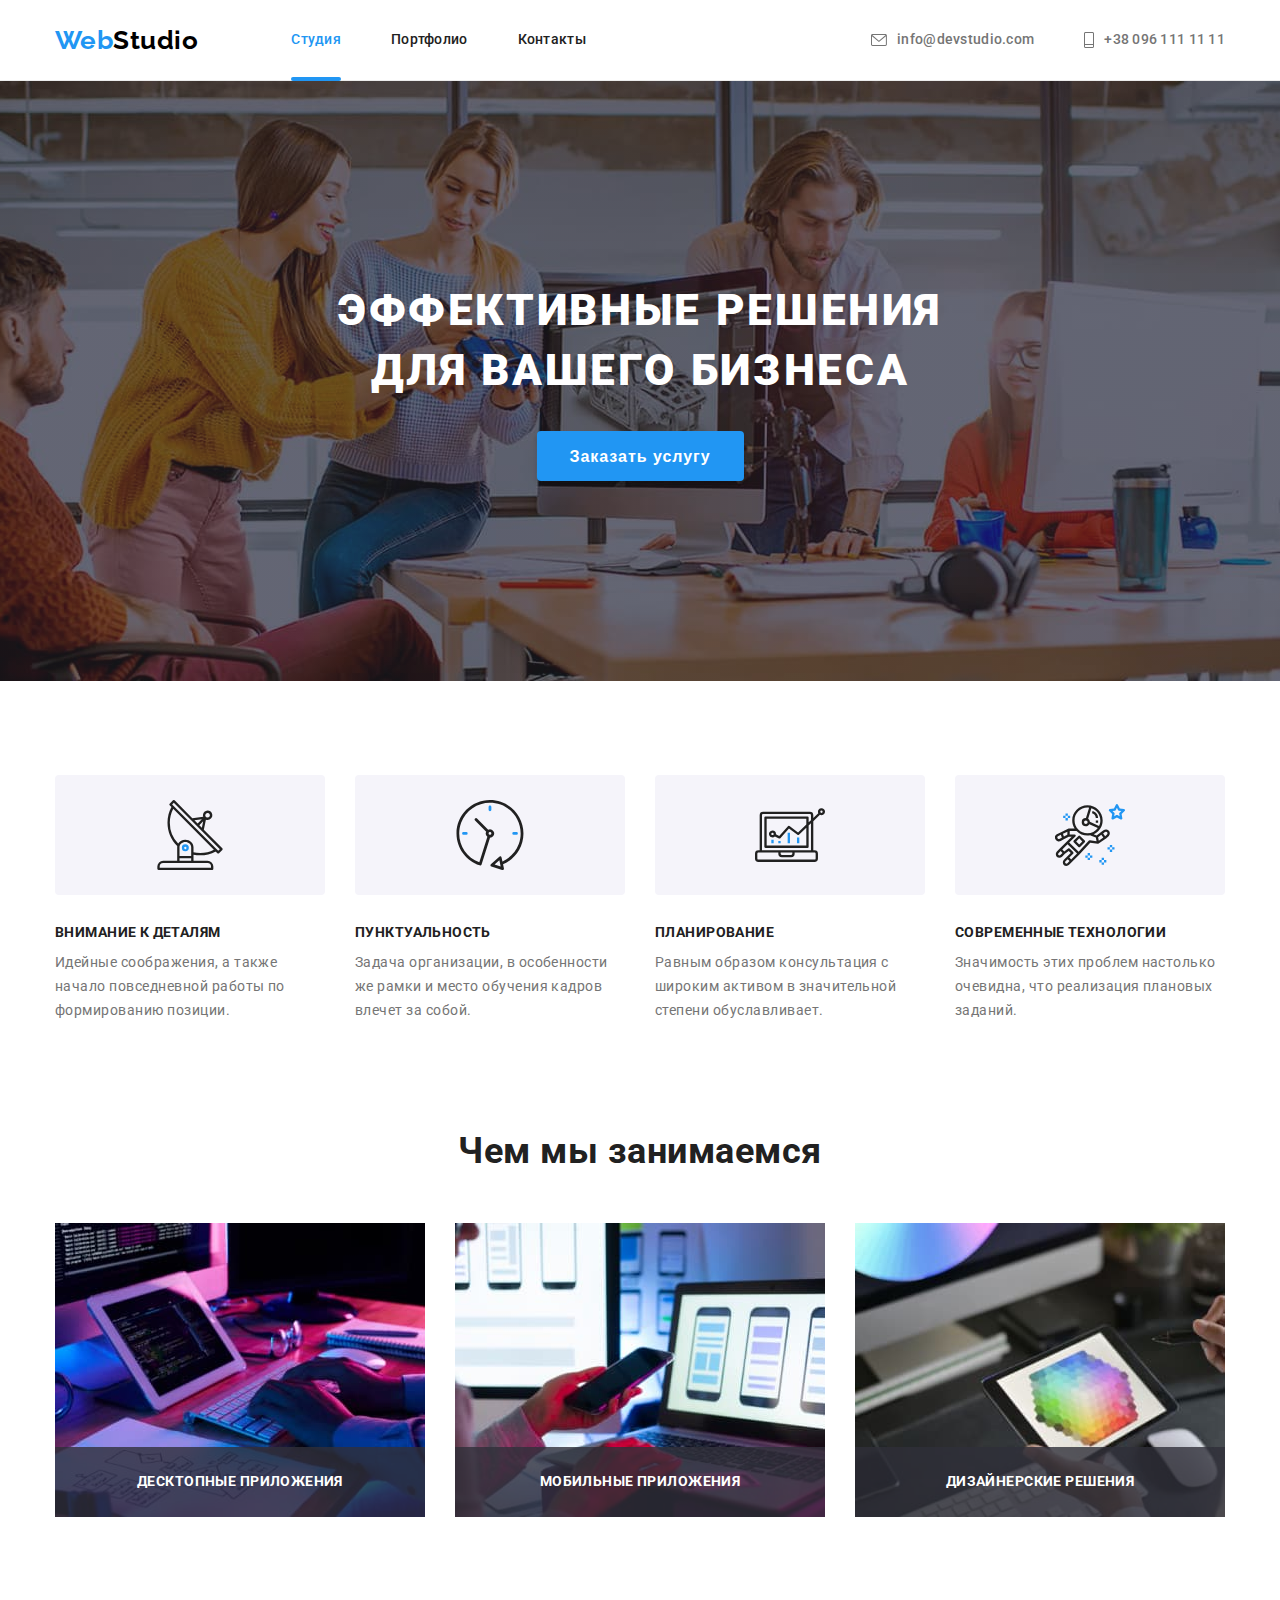
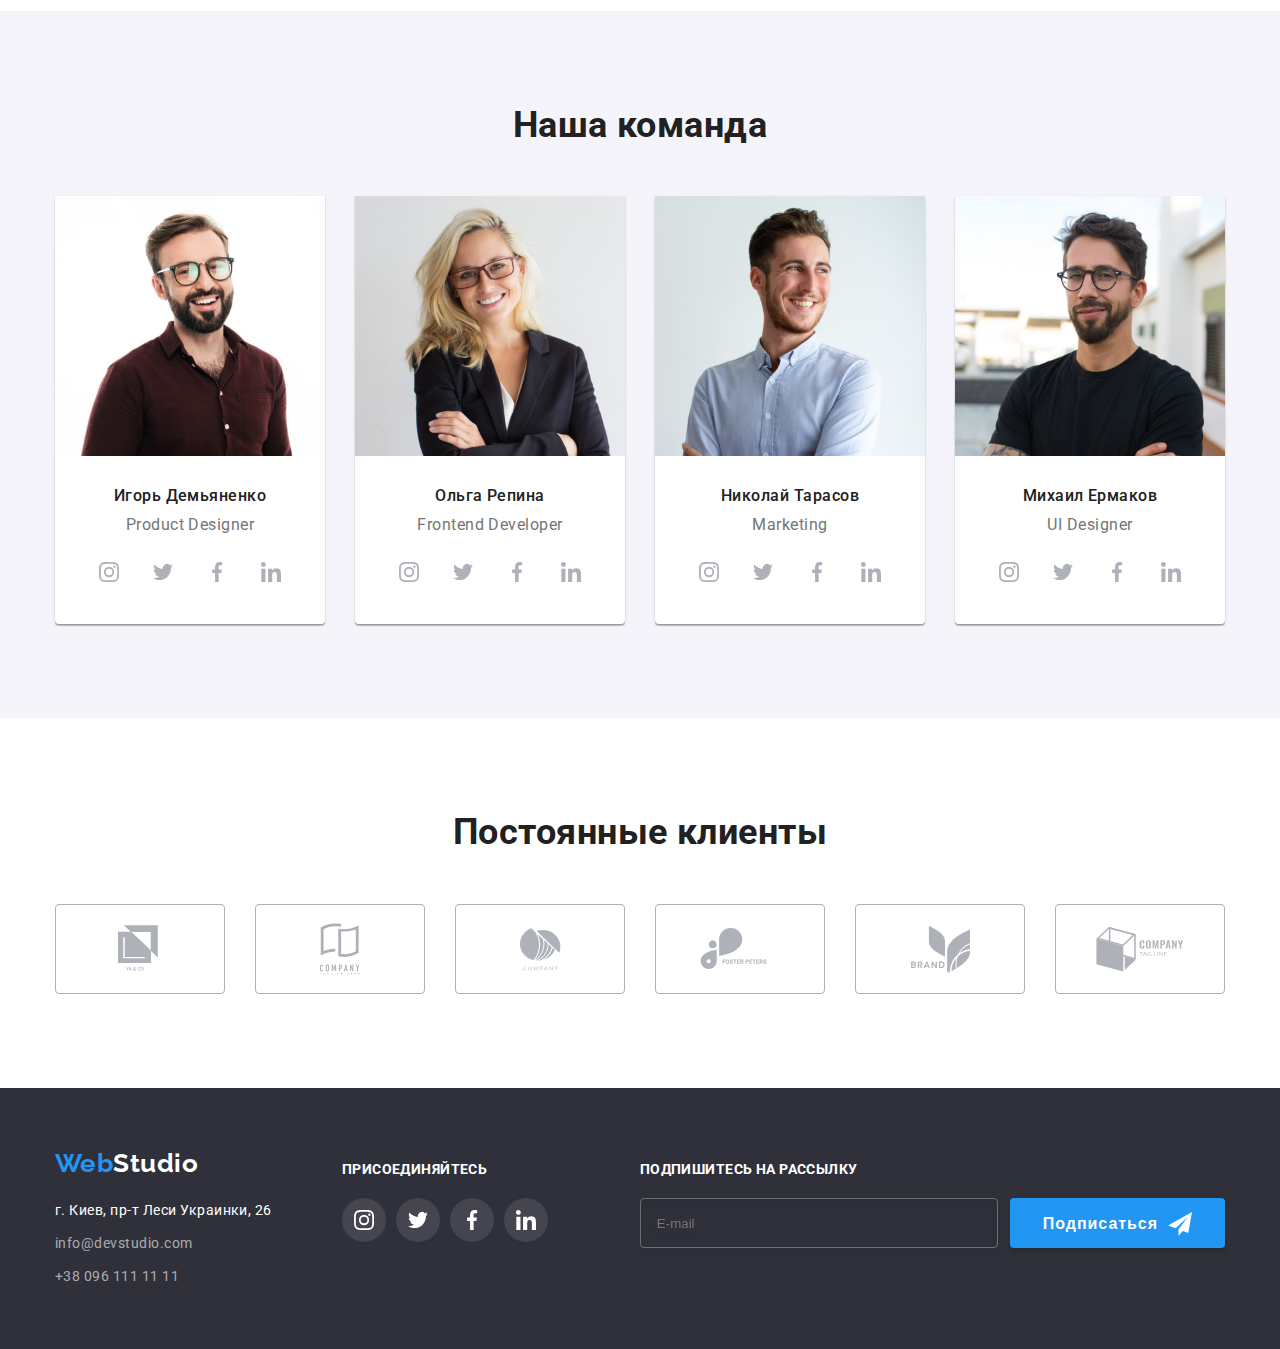
<file: index.html>
<!DOCTYPE html>
<html lang="ru">
  <head>
    <meta charset="UTF-8" />
    <meta name="viewport" content="width=device-width, initial-scale=1.0" />
    <title>WebStudio</title>
    <link rel="preconnect" href="https://fonts.gstatic.com" />
    <link
      href="https://fonts.googleapis.com/css2?family=Raleway:wght@700&family=Roboto:wght@400;500;700;900&display=swap"
      rel="stylesheet"
    />
    <link
      href="https://cdnjs.cloudflare.com/ajax/libs/modern-normalize/1.0.0/modern-normalize.min.css"
    />
    <link rel="stylesheet" href="./css/styles.css" />
  </head>
  <body>
    <!-- Шапка -->

    <header>
      <div class="container">
        <nav>
          <a href="./index.html" class="logo"
            >Web<span class="primary-logo">Studio</span>
          </a>
          <ul class="site-nav list">
            <li class="item">
              <a href="./index.html" class="link current">Студия</a>
            </li>
            <li class="item">
              <a href="./portfolio.html" class="link">Портфолио</a>
            </li>
            <li class="item">
              <a href="" class="link">Контакты</a>
            </li>
          </ul>
        </nav>
        <address class="address">
          <ul class="contacts list">
            <li class="item">
              <a href="mailto:info@devstudio.com" class="contacts-top">
                <svg class="contacts-icon" width="16px" height="12px">
                  <use href="./images/sprite.svg#envelope1"></use>
                </svg>
                info@devstudio.com
              </a>
            </li>
            <li class="item">
              <a href="tel:+380961111111" class="contacts-top">
                <svg class="contacts-icon" width="10px" height="16px">
                  <use href="./images/sprite.svg#Vector1"></use>
                </svg>
                +38 096 111 11 11
              </a>
            </li>
          </ul>
        </address>
      </div>
    </header>
    <main>
      <!-- Герой -->
      <section class="hero">
        <h1 class="hero-title">
          Эффективные решения<br />
          для вашего бизнеса
        </h1>
        <!-- <a class="hero-button" href="#">Заказать услугу</a> -->
        <button type="button" class="button" data-modal-open>
          Заказать услугу
        </button>
      </section>

      <!-- Наши особенности -->
      <section class="section features">
        <div class="container">
          <h2 class="section-title visually-hidden">наши особенности</h2>
          <ul class="list features-list">
            <li class="features-item">
              <div class="features-icon">
                <svg width="70px" height="70px">
                  <use href="./images/sprite.svg#antenna1"></use>
                </svg>
              </div>
              <h3 class="features-title">Внимание к деталям</h3>
              <p>
                Идейные соображения, а также начало повседневной работы по
                формированию позиции.
              </p>
            </li>
            <li class="features-item">
              <div class="features-icon">
                <svg width="70px" height="70px">
                  <use href="./images/sprite.svg#clock1"></use>
                </svg>
              </div>
              <h3 class="features-title">Пунктуальность</h3>
              <p>
                Задача организации, в особенности же рамки и место обучения
                кадров влечет за собой.
              </p>
            </li>
            <li class="features-item">
              <div class="features-icon">
                <svg width="70px" height="70px">
                  <use href="./images/sprite.svg#diagram1"></use>
                </svg>
              </div>
              <h3 class="features-title">Планирование</h3>
              <p>
                Равным образом консультация с широким активом в значительной
                степени обуславливает.
              </p>
            </li>
            <li class="features-item">
              <div class="features-icon">
                <svg width="70px" height="70px">
                  <use href="./images/sprite.svg#astronaut1"></use>
                </svg>
              </div>
              <h3 class="features-title">Современные технологии</h3>
              <p>
                Значимость этих проблем настолько очевидна, что реализация
                плановых заданий.
              </p>
            </li>
          </ul>
        </div>
      </section>

      <!-- Чем мы занимаемся -->
      <section class="section">
        <div class="container">
          <h2 class="section-title doing">Чем мы занимаемся</h2>
          <ul class="list doing">
            <li class="item doing">
              <img src="./images/компьютер.jpg" alt="img1" width="370" />
              <div class="doing-description">десктопные приложения</div>
            </li>
            <li class="item doing">
              <img src="./images/смартфон.jpg" alt="img2" width="370" />
              <div class="doing-description">мобильные приложения</div>
            </li>
            <li class="item doing">
              <img src="./images/планшет.jpg" alt="img3" width="370" />
              <div class="doing-description">дизайнерские решения</div>
            </li>
          </ul>
        </div>
      </section>

      <!-- Наша команда -->
      <section class="section-team">
        <div class="container">
          <h2 class="section-title team">Наша команда</h2>
          <ul class="team-list">
            <li>
              <img
                src="./images/Igor_Demianenko.jpg"
                alt="Игорь Демьяненко"
                width="270"
              />
              <h3 class="employee-title">Игорь Демьяненко</h3>
              <p>Product Designer</p>
              <ul class="social-list">
                <li class="socials">
                  <a class="social-link" href="">
                    <svg class="button-icon" width="20px" height="20px">
                      <use href="./images/sprite.svg#instagram1"></use>
                    </svg>
                  </a>
                </li>
                <li class="socials">
                  <a class="social-link" href="">
                    <svg class="button-icon" width="20px" height="20px">
                      <use href="./images/sprite.svg#twitter1"></use>
                    </svg>
                  </a>
                </li>
                <li class="socials">
                  <a class="social-link" href="">
                    <svg class="button-icon" width="20px" height="20px">
                      <use href="./images/sprite.svg#facebook1"></use>
                    </svg>
                  </a>
                </li>
                <li class="socials">
                  <a class="social-link" href="">
                    <svg class="button-icon" width="20px" height="20px">
                      <use href="./images/sprite.svg#linkedin1"></use>
                    </svg>
                  </a>
                </li>
              </ul>
            </li>
            <li>
              <img
                src="./images/Olga_Repina.jpg"
                alt="Ольга Репина"
                width="270"
              />
              <h3 class="employee-title">Ольга Репина</h3>
              <p>Frontend Developer</p>
              <ul class="social-list">
                <li class="socials">
                  <a class="social-link" href="">
                    <svg class="button-icon" width="20px" height="20px">
                      <use href="./images/sprite.svg#instagram1"></use>
                    </svg>
                  </a>
                </li>
                <li class="socials">
                  <a class="social-link" href="">
                    <svg class="button-icon" width="20px" height="20px">
                      <use href="./images/sprite.svg#twitter1"></use>
                    </svg>
                  </a>
                </li>
                <li class="socials">
                  <a class="social-link" href="">
                    <svg class="button-icon" width="20px" height="20px">
                      <use href="./images/sprite.svg#facebook1"></use>
                    </svg>
                  </a>
                </li>
                <li class="socials">
                  <a class="social-link" href="">
                    <svg class="button-icon" width="20px" height="20px">
                      <use href="./images/sprite.svg#linkedin1"></use>
                    </svg>
                  </a>
                </li>
              </ul>
            </li>
            <li>
              <img
                src="./images/Nikolai_Tarasov.jpg"
                alt="Николай Тарасов"
                width="270"
              />
              <h3 class="employee-title">Николай Тарасов</h3>
              <p>Marketing</p>
              <ul class="social-list">
                <li class="socials">
                  <a class="social-link" href="">
                    <svg class="button-icon" width="20px" height="20px">
                      <use href="./images/sprite.svg#instagram1"></use>
                    </svg>
                  </a>
                </li>
                <li class="socials">
                  <a class="social-link" href="">
                    <svg class="button-icon" width="20px" height="20px">
                      <use href="./images/sprite.svg#twitter1"></use>
                    </svg>
                  </a>
                </li>
                <li class="socials">
                  <a class="social-link" href="">
                    <svg class="button-icon" width="20px" height="20px">
                      <use href="./images/sprite.svg#facebook1"></use>
                    </svg>
                  </a>
                </li>
                <li class="socials">
                  <a class="social-link" href="">
                    <svg class="button-icon" width="20px" height="20px">
                      <use href="./images/sprite.svg#linkedin1"></use>
                    </svg>
                  </a>
                </li>
              </ul>
            </li>
            <li>
              <img
                src="./images/Mykhail_Ermakov.jpg"
                alt="Михаил Ермаков"
                width="270"
              />
              <h3 class="employee-title">Михаил Ермаков</h3>
              <p>UI Designer</p>
              <ul class="social-list">
                <li class="socials">
                  <a class="social-link" href="">
                    <svg class="button-icon" width="20px" height="20px">
                      <use href="./images/sprite.svg#instagram1"></use>
                    </svg>
                  </a>
                </li>
                <li class="socials">
                  <a class="social-link" href="">
                    <svg class="button-icon" width="20px" height="20px">
                      <use href="./images/sprite.svg#twitter1"></use>
                    </svg>
                  </a>
                </li>
                <li class="socials">
                  <a class="social-link" href="">
                    <svg class="button-icon" width="20px" height="20px">
                      <use href="./images/sprite.svg#facebook1"></use>
                    </svg>
                  </a>
                </li>
                <li class="socials">
                  <a class="social-link" href="">
                    <svg class="button-icon" width="20px" height="20px">
                      <use href="./images/sprite.svg#linkedin1"></use>
                    </svg>
                  </a>
                </li>
              </ul>
            </li>
          </ul>
        </div>
      </section>

      <!-- Постоянные клиенты -->
      <section class="section clients">
        <div class="container">
          <h2 class="section-title">Постоянные клиенты</h2>
          <ul class="list clients-list">
            <li class="clients-item">
              <a class="clients-link" href="">
                <svg class="button-icon" width="44px" height="49px">
                  <use href="./images/sprite.svg#logo1"></use>
                </svg>
              </a>
            </li>
            <li class="clients-item">
              <a class="clients-link" href="">
                <svg class="button-icon" width="40px" height="52px">
                  <use href="./images/sprite.svg#logo2"></use>
                </svg>
              </a>
            </li>
            <li class="clients-item">
              <a class="clients-link" href="">
                <svg class="button-icon" width="41px" height="43px">
                  <use href="./images/sprite.svg#logo3"></use>
                </svg>
              </a>
            </li>
            <li class="clients-item">
              <a class="clients-link" href="">
                <svg class="button-icon" width="80px" height="42px">
                  <use href="./images/sprite.svg#logo4"></use>
                </svg>
              </a>
            </li>
            <li class="clients-item">
              <a class="clients-link" href="">
                <svg class="button-icon" width="59px" height="47px">
                  <use href="./images/sprite.svg#logo5"></use>
                </svg>
              </a>
            </li>
            <li class="clients-item">
              <a class="clients-link" href="">
                <svg class="button-icon" width="88px" height="45px">
                  <use href="./images/sprite.svg#logo6"></use>
                </svg>
              </a>
            </li>
          </ul>
        </div>
      </section>
    </main>

    <!-- Футер -->
    <footer>
      <div class="container footer">
        <div class="container-footer">
          <a href="./index.html" class="logo footer"
            >Web<span class="secondary-logo">Studio</span>
          </a>
          <address>
            <ul class="list">
              <li class="address-item">
                <a class="address primary" href="#"
                  >г. Киев, пр-т Леси Украинки, 26</a
                >
              </li>
              <li class="address-item">
                <a class="address" href="mailto:info@devstudio.com"
                  >info@devstudio.com</a
                >
              </li>
              <li>
                <a class="address" href="tel:+380961111111"
                  >+38 096 111 11 11</a
                >
              </li>
            </ul>
          </address>
        </div>
        <div class="container-footer">
          <p>Присоединяйтесь</p>
          <ul class="social-list footer">
            <li class="socials footer">
              <a class="social-link footer" href="">
                <svg class="button-icon footer" width="20px" height="20px">
                  <use href="./images/sprite.svg#instagram1"></use>
                </svg>
              </a>
            </li>
            <li class="socials footer">
              <a class="social-link footer" href="">
                <svg class="button-icon footer" width="20px" height="20px">
                  <use href="./images/sprite.svg#twitter1"></use>
                </svg>
              </a>
            </li>
            <li class="socials footer">
              <a class="social-link footer" href="">
                <svg class="button-icon footer" width="20px" height="20px">
                  <use href="./images/sprite.svg#facebook1"></use>
                </svg>
              </a>
            </li>
            <li class="socials footer">
              <a class="social-link footer" href="">
                <svg class="button-icon footer" width="20px" height="20px">
                  <use href="./images/sprite.svg#linkedin1"></use>
                </svg>
              </a>
            </li>
          </ul>
        </div>
        <div class="container-footer subscribe">
          <p>Подпишитесь на рассылку</p>
          <form>
            <div class="form-field footer">
              <label for="mail-footer" class="form-label"></label>
              <input
                class="footer-input"
                type="email"
                name="mail-footer"
                id="mail-footer"
                placeholder="E-mail"
              />
              <button type="submit" class="button subscribe">
                Подписаться
                <svg class="subscribe-icon" width="24px" height="24px">
                  <use href="./images/sprite.svg#send"></use>
                </svg>
              </button>
            </div>
          </form>
        </div>
      </div>
    </footer>

    <!-- Модальное окно -->
    <div class="backdrop is-hidden" data-modal>
      <div class="modal">
        <button class="modal-button" data-modal-close>
          <svg class="button-icon" width="12px" height="12px">
            <use href="./images/sprite.svg#close"></use>
          </svg>
        </button>
        <b class="form-title">Оставьте свои данные, мы вам перезвоним</b>
        <form>
          <div class="form-field">
            <label for="name" class="form-label">Имя</label>
            <input class="form-input" type="text" name="name" id="name" />
            <svg class="form-icon" width="18px" height="18px">
              <use href="./images/sprite.svg#user"></use>
            </svg>
          </div>
          <div class="form-field">
            <label for="tel" class="form-label">Телефон</label>
            <input class="form-input" type="tel" name="tel" id="tel" />
            <svg class="form-icon" width="18px" height="18px">
              <use href="./images/sprite.svg#tel"></use>
            </svg>
          </div>
          <div class="form-field">
            <label for="mail" class="form-label">Почта</label>
            <input class="form-input" type="email" name="mail" id="mail" />
            <svg class="form-icon" width="18px" height="18px">
              <use href="./images/sprite.svg#mail"></use>
            </svg>
          </div>
          <div class="form-field textarea">
            <label for="comment" class="form-label">Комментарий</label>
            <textarea
              name="comment"
              id="comment"
              cols=""
              rows=""
              placeholder="Введите текст"
            ></textarea>
          </div>
          <div class="accept">
            <label class="label">
              <input class="checkbox" type="checkbox" />
              <svg class="check-svg" width="16px" height="15px">
                <use href="./images/sprite.svg#iconcheck"></use>
              </svg>
              <span class="check-icon"> </span>
              Соглашаюсь с рассылкой и принимаю
              <a class="accept-link" href=""> Условия договора</a>
            </label>
          </div>
          <button type="submit" class="button">Отправить</button>
        </form>
      </div>
    </div>

    <!-- Скрипт модалки -->
    <script src="./js/modal.js"></script>
  </body>
</html>
</file>
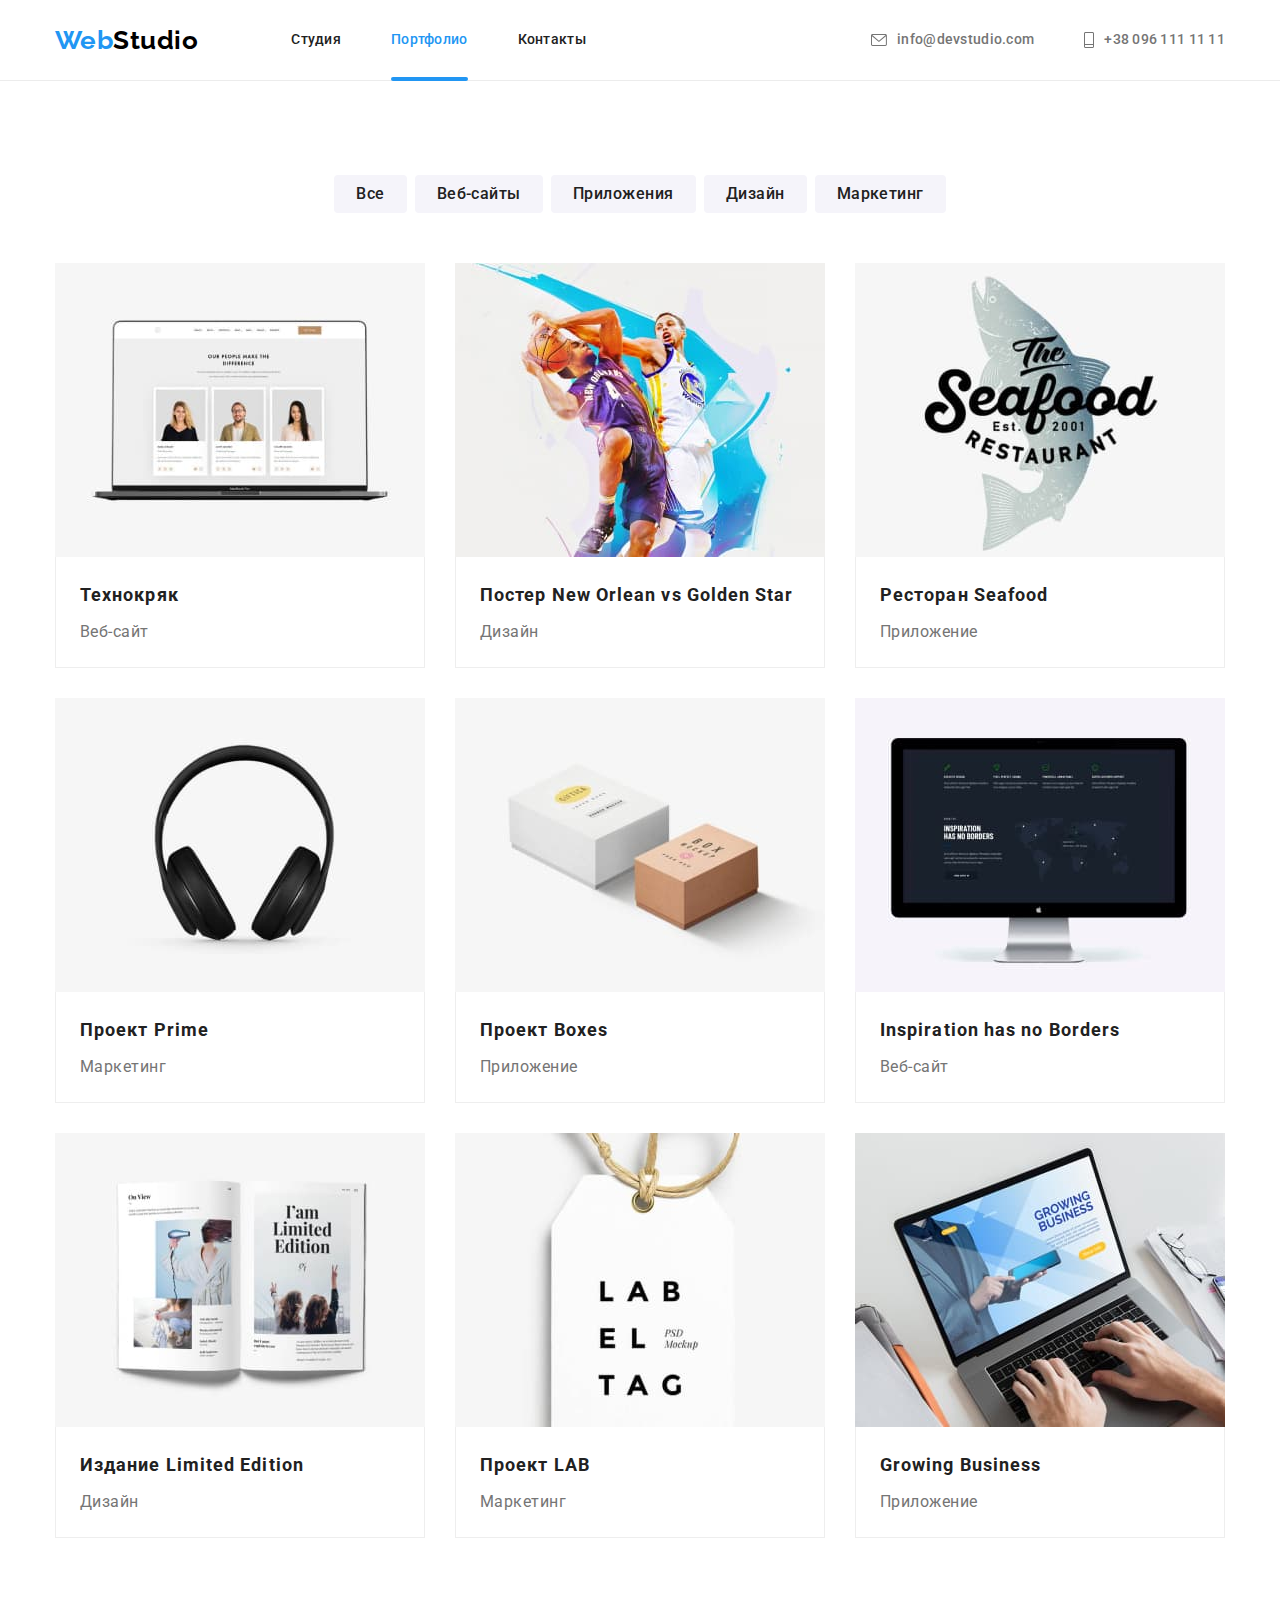
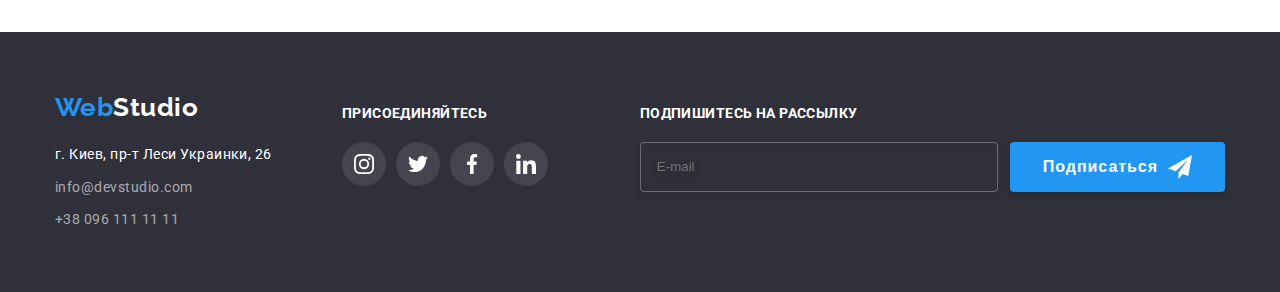
<file: portfolio.html>
<!DOCTYPE html>
<html lang="ru">
  <head>
    <meta charset="UTF-8" />
    <meta name="viewport" content="width=device-width, initial-scale=1.0" />
    <title>Portfolio</title>
    <link rel="preconnect" href="https://fonts.gstatic.com" />
    <link
      href="https://fonts.googleapis.com/css2?family=Raleway:wght@700&family=Roboto:wght@400;500;700;900&display=swap"
      rel="stylesheet"
    />
    <link
      href="https://cdnjs.cloudflare.com/ajax/libs/modern-normalize/1.0.0/modern-normalize.min.css"
    />
    <link rel="stylesheet" href="./css/styles.css" />
  </head>
  <body>
    <header>
      <div class="container">
        <nav>
          <a href="./index.html" class="logo"
            >Web<span class="primary-logo">Studio</span>
          </a>
          <ul class="site-nav list">
            <li class="item">
              <a href="./index.html" class="link">Студия</a>
            </li>
            <li class="item">
              <a href="" class="link current">Портфолио</a>
            </li>
            <li class="item">
              <a href="" class="link">Контакты</a>
            </li>
          </ul>
        </nav>
        <address class="address">
          <ul class="contacts list">
            <li class="item">
              <a href="mailto:info@devstudio.com" class="contacts-top">
                <svg class="contacts-icon" width="16px" height="12px">
                  <use href="./images/sprite.svg#envelope1"></use>
                </svg>
                info@devstudio.com
              </a>
            </li>
            <li class="item">
              <a href="tel:+380961111111" class="contacts-top">
                <svg class="contacts-icon" width="10px" height="16px">
                  <use href="./images/sprite.svg#Vector1"></use>
                </svg>
                +38 096 111 11 11
              </a>
            </li>
          </ul>
        </address>
      </div>
    </header>
    <main>
      <!-- Наши проекты -->
      <section class="section portfolio">
        <div class="container">
          <h1 class="section-title visually-hidden">Наши проекты</h1>

          <!-- Кнопки фильтра -->
          <ul class="list filter">
            <li>
              <button class="filter-button" type="button">Все</button>
            </li>
            <li>
              <button class="filter-button" type="button">Веб-сайты</button>
            </li>
            <li>
              <button class="filter-button" type="button">Приложения</button>
            </li>
            <li>
              <button class="filter-button" type="button">Дизайн</button>
            </li>
            <li>
              <button class="filter-button" type="button">Маркетинг</button>
            </li>
          </ul>

          <!-- Карточки проекта -->
          <ul class="list projects">
            <li class="project">
              <a href="#">
                <div class="image-content">
                  <img
                    src="./images/технокряк.jpg"
                    alt="Технокряк"
                    width="370"
                  />
                  <p class="image-text">
                    Технокряк это современная площадка распространения
                    коронавируса. Компании используют эту платформу для
                    цифрового шпионажа и атак на защищённые сервера конкурентов.
                  </p>
                </div>
                <div class="portfolio-description">
                  <h2 class="work-title">Технокряк</h2>
                  <p class="project-description">Веб-сайт</p>
                </div>
              </a>
            </li>
            <li class="project">
              <a href="#">
                <div class="image-content">
                  <img
                    src="./images/постер.jpg"
                    alt="Постер New Orlean vs Golden Star"
                    width="370"
                  />
                  <p class="image-text">
                    Технокряк это современная площадка распространения
                    коронавируса. Компании используют эту платформу для
                    цифрового шпионажа и атак на защищённые сервера конкурентов.
                  </p>
                </div>
                <div class="portfolio-description">
                  <h2 class="work-title">Постер New Orlean vs Golden Star</h2>
                  <p class="project-description">Дизайн</p>
                </div>
              </a>
            </li>
            <li class="project">
              <a href="#">
                <div class="image-content">
                  <img
                    src="./images/ресторан.jpg"
                    alt="Ресторан Seafood"
                    width="370"
                  />
                  <p class="image-text">
                    Технокряк это современная площадка распространения
                    коронавируса. Компании используют эту платформу для
                    цифрового шпионажа и атак на защищённые сервера конкурентов.
                  </p>
                </div>
                <div class="portfolio-description">
                  <h2 class="work-title">Ресторан Seafood</h2>
                  <p class="project-description">Приложение</p>
                </div>
              </a>
            </li>
            <li class="project">
              <a href="#">
                <div class="image-content">
                  <img
                    src="./images/наушники.jpg"
                    alt="Проект Prime"
                    width="370"
                  />
                  <p class="image-text">
                    Технокряк это современная площадка распространения
                    коронавируса. Компании используют эту платформу для
                    цифрового шпионажа и атак на защищённые сервера конкурентов.
                  </p>
                </div>
                <div class="portfolio-description">
                  <h2 class="work-title">Проект Prime</h2>
                  <p class="project-description">Маркетинг</p>
                </div>
              </a>
            </li>
            <li class="project">
              <a href="#">
                <div class="image-content">
                  <img
                    src="./images/коробки.jpg"
                    alt="Проект Boxes"
                    width="370"
                  />
                  <p class="image-text">
                    Технокряк это современная площадка распространения
                    коронавируса. Компании используют эту платформу для
                    цифрового шпионажа и атак на защищённые сервера конкурентов.
                  </p>
                </div>
                <div class="portfolio-description">
                  <h2 class="work-title">Проект Boxes</h2>
                  <p class="project-description">Приложение</p>
                </div>
              </a>
            </li>
            <li class="project">
              <a href="#">
                <div class="image-content">
                  <img
                    src="./images/inspirations.jpg"
                    alt="inspiration"
                    width="370"
                  />
                  <p class="image-text">
                    Технокряк это современная площадка распространения
                    коронавируса. Компании используют эту платформу для
                    цифрового шпионажа и атак на защищённые сервера конкурентов.
                  </p>
                </div>
                <div class="portfolio-description">
                  <h2 class="work-title">Inspiration has no Borders</h2>
                  <p class="project-description">Веб-сайт</p>
                </div>
              </a>
            </li>
            <li class="project">
              <a href="#">
                <div class="image-content">
                  <img
                    src="./images/издание.jpg"
                    alt="limited edition"
                    width="370"
                  />
                  <p class="image-text">
                    Технокряк это современная площадка распространения
                    коронавируса. Компании используют эту платформу для
                    цифрового шпионажа и атак на защищённые сервера конкурентов.
                  </p>
                </div>
                <div class="portfolio-description">
                  <h2 class="work-title">Издание Limited Edition</h2>
                  <p class="project-description">Дизайн</p>
                </div>
              </a>
            </li>
            <li class="project">
              <a href="#">
                <div class="image-content">
                  <img
                    src="./images/проект_lab.jpg"
                    alt="роект LAB"
                    width="370"
                  />
                  <p class="image-text">
                    Технокряк это современная площадка распространения
                    коронавируса. Компании используют эту платформу для
                    цифрового шпионажа и атак на защищённые сервера конкурентов.
                  </p>
                </div>
                <div class="portfolio-description">
                  <h2 class="work-title">Проект LAB</h2>
                  <p class="project-description">Маркетинг</p>
                </div>
              </a>
            </li>
            <li class="project">
              <a href="#">
                <div class="image-content">
                  <img
                    src="./images/growing_business.jpg"
                    alt="growing business"
                    width="370"
                  />
                  <p class="image-text">
                    Технокряк это современная площадка распространения
                    коронавируса. Компании используют эту платформу для
                    цифрового шпионажа и атак на защищённые сервера конкурентов.
                  </p>
                </div>
                <div class="portfolio-description">
                  <h2 class="work-title">Growing Business</h2>
                  <p class="project-description">Приложение</p>
                </div>
              </a>
            </li>
          </ul>
        </div>
      </section>
    </main>

    <!-- Футер -->
    <footer>
      <div class="container footer">
        <div class="container-footer">
          <a href="./index.html" class="logo footer"
            >Web<span class="secondary-logo">Studio</span>
          </a>
          <address>
            <ul class="list">
              <li class="address-item">
                <a class="address primary" href="#"
                  >г. Киев, пр-т Леси Украинки, 26</a
                >
              </li>
              <li class="address-item">
                <a class="address" href="mailto:info@devstudio.com"
                  >info@devstudio.com</a
                >
              </li>
              <li>
                <a class="address" href="tel:+380961111111"
                  >+38 096 111 11 11</a
                >
              </li>
            </ul>
          </address>
        </div>
        <div class="container-footer">
          <p>Присоединяйтесь</p>
          <ul class="social-list footer">
            <li class="socials footer">
              <a class="social-link footer" href="">
                <svg class="button-icon footer" width="20px" height="20px">
                  <use href="./images/sprite.svg#instagram1"></use>
                </svg>
              </a>
            </li>
            <li class="socials footer">
              <a class="social-link footer" href="">
                <svg class="button-icon footer" width="20px" height="20px">
                  <use href="./images/sprite.svg#twitter1"></use>
                </svg>
              </a>
            </li>
            <li class="socials footer">
              <a class="social-link footer" href="">
                <svg class="button-icon footer" width="20px" height="20px">
                  <use href="./images/sprite.svg#facebook1"></use>
                </svg>
              </a>
            </li>
            <li class="socials footer">
              <a class="social-link footer" href="">
                <svg class="button-icon footer" width="20px" height="20px">
                  <use href="./images/sprite.svg#linkedin1"></use>
                </svg>
              </a>
            </li>
          </ul>
        </div>
        <div class="container-footer subscribe">
          <p>Подпишитесь на рассылку</p>
          <form>
            <div class="form-field footer">
              <label for="mail-footer" class="form-label"></label>
              <input
                class="footer-input"
                type="email"
                name="mail-footer"
                id="mail-footer"
                placeholder="E-mail"
              />
              <button type="submit" class="button subscribe">
                Подписаться
                <svg class="subscribe-icon" width="24px" height="24px">
                  <use href="./images/sprite.svg#send"></use>
                </svg>
              </button>
            </div>
          </form>
        </div>
      </div>
    </footer>
  </body>
</html>
</file>
<file: css/styles.css>
:root {
  --primary-text-color: #757575;
  --title-text-color: #212121;
  --white-color: #ffffff;
  --primary-background-color: #f5f4fa;
  --secondary-background-color: #2f303a;
  --accent-color: #2196f3;
  --bottom-contacts-text-color: rgba(255, 255, 255, 0.6);
  --border-color: #eeeeee;
  --border-header-color: #ececec;
  --icon-primary-color: #afb1b8;
  --timing-function: 250ms cubic-bezier(0.4, 0, 0.2, 1);
  --buton-hover-color: #188ce8;
}

html {
  box-sizing: border-box;
}

*,
*::before,
*::after {
  box-sizing: inherit;
}

.container {
  margin-left: auto;
  margin-right: auto;
  width: 1200px;
  padding-left: 15px;
  padding-right: 15px;
  /* outline: 2px solid tomato; */
}

body {
  margin: 0;
  background-color: var(--white-color);
  color: var(--primary-text-color);
  font-family: roboto, sans-serif;
  font-weight: 400;
  letter-spacing: 0.03em;
}

img {
  display: block;
  max-width: 100%;
  height: auto;
}

h2,
h3 {
  margin-top: 0px;
  color: var(--title-text-color);
  text-align: center;
}

a {
  display: block;
  text-decoration: none;
}

section {
  padding-bottom: 94px;
}

.list,
.team-list {
  padding: 0;
  margin: 0;
  list-style: none;
}

.visually-hidden {
  position: absolute;
  width: 1px;
  height: 1px;
  margin: -1px;
  border: 0;
  padding: 0;
  clip: rect(0 0 0 0);
  overflow: hidden;
}

/* Header */

header {
  border-bottom: 1px solid var(--border-header-color);
}

header > .container,
nav {
  display: flex;
  align-items: center;
}

.contacts-icon {
  display: block;
  margin-right: 10px;
}

.contacts-top {
  display: flex;
  align-items: center;
  padding: 32px 0px;
  fill: var(--primary-text-color);
  transition: all var(--timing-function);
}

.contacts-top:hover,
.contacts-top:focus {
  fill: var(--accent-color);
}

/* Logo */

.logo {
  color: var(--accent-color);
  font-family: raleway, sans-serif;
  font-weight: 700;
  font-size: 26px;
  line-height: 1.19;
}

.primary-logo {
  color: #000000;
}

.secondary-logo {
  color: var(--white-color);
}

/* Site navigation */

.site-nav {
  display: flex;
  margin-left: 93px;
}

.site-nav .item:not(:last-child) {
  margin-right: 50px;
}

.site-nav a {
  color: var(--title-text-color);
  font-weight: 500;
  font-size: 14px;
  line-height: 1.14;
  letter-spacing: 0.02em;
}

.link {
  padding-top: 32px;
  padding-bottom: 32px;
  transition: color var(--timing-function);
}

.site-nav .link:hover,
.site-nav .link:focus,
.site-nav .link.current,
.contacts a:hover,
.contacts a:focus {
  color: var(--accent-color);
}

.link.current {
  position: relative;
}

.site-nav .link.current::after {
  content: "";
  display: block;
  width: 100%;
  height: 4px;

  position: absolute;
  bottom: -1px;

  background: var(--accent-color);
  border-radius: 2px;
}

.contacts.list .item + .item {
  margin-left: 50px;
}

.contacts a {
  color: var(--primary-text-color);
  font-style: normal;
  font-weight: 500;
  font-size: 14px;
  line-height: 1.14;
  letter-spacing: 0.02em;
}

.contacts.list {
  display: flex;
  align-items: center;
}

.container > address {
  margin-left: auto;
}

/* Main */

.section-title {
  margin-bottom: 50px;

  font-weight: 700;
  font-size: 36px;
  line-height: 1.16;
}

/* Hero section */

.hero {
  max-width: 1600px;
  height: 600px;
  margin-left: auto;
  margin-right: auto;
  padding-top: 200px;
  padding-bottom: 200px;

  background-color: var(--secondary-background-color);
  text-align: center;

  background-image: linear-gradient(
      to right,
      rgba(47, 48, 58, 0.4),
      rgba(47, 48, 58, 0.4)
    ),
    url(../images/Hero-image.jpg);
  background-repeat: no-repeat;
  background-position: center;
  background-size: cover;
}

.hero-title {
  margin-top: 0px;
  margin-bottom: 30px;
  color: var(--white-color);

  letter-spacing: 0.06em;
  text-transform: uppercase;
  font-weight: 900;
  font-size: 44px;
  line-height: 1.36;
}

.button {
  display: inline-block;
  height: 50px;
  min-width: 200px;
  padding: 10px 32px 9px;

  text-align: center;
  font-weight: 700;
  font-size: 16px;
  line-height: 1.88;
  letter-spacing: 0.06em;

  color: var(--white-color);
  background-color: var(--accent-color);
  box-shadow: 0px 4px 4px rgba(0, 0, 0, 0.15);
  border: 1px solid transparent;
  border-radius: 4px;
  cursor: pointer;
  transition: background-color var(--timing-function);
}

.button:hover,
.button:focus {
  background-color: var(--buton-hover-color);
}

/* Наши особенности */

.section.features {
  padding-top: 94px;
}

.features-title {
  font-weight: 700;
  font-size: 14px;
  line-height: 1.14;
  letter-spacing: 0.03em;
  text-transform: uppercase;
  text-align: left;
}

.features-item {
  width: 270px;

  font-size: 14px;
  line-height: 1.71;
}

.features-icon {
  display: flex;
  align-items: center;
  justify-content: center;

  width: 270px;
  height: 120px;
  margin-bottom: 30px;

  background-color: var(--primary-background-color);
  border-radius: 4px;
}

.features-item:not(:last-child) {
  margin-right: 30px;
}

.features-list {
  display: flex;
  flex-wrap: wrap;
}

.features-item p {
  margin-top: 0px;
}

.features-item h3 {
  margin-bottom: 10px;
}

/* Чем мы занимаемся */

.list.doing {
  display: flex;
  flex-wrap: wrap;
}

.item.doing {
  margin-right: 30px;
  position: relative;
}

.item.doing:nth-child(3) {
  margin-right: 0px;
}

.doing-description {
  display: block;
  padding-top: 27px;
  width: 100%;
  height: 70px;
  position: absolute;
  bottom: 0px;

  background: rgba(47, 48, 58, 0.8);
  color: var(--white-color);
  font-weight: 700;
  font-size: 14px;
  line-height: 1.14;
  letter-spacing: 0.03em;
  text-align: center;
  text-transform: uppercase;
}

/* Наша команда */

.section-team {
  padding-top: 94px;
}

.team-list {
  display: flex;
  flex-wrap: wrap;
}

.team-list > li {
  margin-right: 30px;

  background-color: var(--white-color);
  box-shadow: 0px 1px 3px rgba(0, 0, 0, 0.12), 0px 1px 1px rgba(0, 0, 0, 0.14),
    0px 2px 1px rgba(0, 0, 0, 0.2);
  border-radius: 0px 0px 4px 4px;
}

.team-list > li:nth-child(4) {
  margin-right: 0px;
}

.team-list img {
  margin-bottom: 30px;
}

.team-list h3 {
  margin-bottom: 10px;
}

.section-team {
  background-color: var(--primary-background-color);
}

.employee-title {
  font-weight: 500;
  font-size: 16px;
  line-height: 1.19;
  letter-spacing: 0.03em;
}

.team-list p {
  margin-top: 0px;
  margin-bottom: 16px;

  text-align: center;
  font-size: 16px;
  line-height: 1.19;
}

.social-list {
  display: flex;
  padding: 0px;
  margin-bottom: 30px;
  justify-content: center;
}

.socials {
  display: inline-flex;
}

.socials:not(:last-child) {
  margin-right: 10px;
}

.social-link {
  display: flex;
  width: 44px;
  height: 44px;
  align-items: center;
  justify-content: center;
  border-radius: 50%;
  fill: var(--icon-primary-color);
  transition: all var(--timing-function);
}

.social-link:hover,
.social-link:focus {
  cursor: pointer;
  background-color: var(--accent-color);
  border-radius: 50%;
  fill: var(--white-color);
}

/* Постоянные клиенты */

.section.clients {
  padding-top: 94px;
}

.clients-list {
  display: flex;
}

.clients-item:not(:last-child) {
  margin-right: 30px;
}

.clients-link {
  display: inline-flex;
  flex-wrap: wrap;
  width: 170px;
  height: 90px;
  align-items: center;
  justify-content: center;
  border: 1px solid var(--icon-primary-color);
  border-radius: 4px;
  fill: var(--icon-primary-color);
  transition: all var(--timing-function);
}

.clients-link:hover,
.clients-link:focus {
  cursor: pointer;
  border: 1px solid var(--accent-color);
  fill: var(--accent-color);
}

/* Footer */

.container.footer {
  display: flex;
}

.container-footer {
  display: inline-block;
  margin-right: 70px;
}

.container-footer.subscribe {
  margin-left: auto;
  margin-right: 0px;
}

footer {
  padding-top: 60px;
  padding-bottom: 60px;

  background-color: var(--secondary-background-color);
}

.logo.footer {
  display: block;
  margin-bottom: 20px;
}

li .address {
  color: var(--bottom-contacts-text-color);
  font-style: normal;
  font-size: 14px;
  line-height: 1.71;
}

.address-item {
  padding-bottom: 9px;
}

.social-list.footer {
  margin: 0;
}

li .primary {
  color: var(--white-color);
}

.social-link.footer {
  fill: var(--white-color);
  background: rgba(255, 255, 255, 0.1);
  border-radius: 50%;
}

.social-link.footer:hover,
.social-link.footer:focus {
  background: var(--accent-color);
}

.container-footer > p {
  margin-bottom: 20px;

  text-transform: uppercase;
  font-size: 14px;
  line-height: 1.14;
  font-weight: 700;
  letter-spacing: 0.03em;

  color: var(--white-color);
}

.form-field.footer {
  display: flex;
  flex-direction: row;
}

.button.subscribe {
  display: inline-flex;
  align-items: center;
}

.subscribe-icon {
  margin-left: 10px;
  fill: var(--white-color);
}

.form-field .footer-input {
  padding-left: 16px;
}

/* Portfolio */
/* Фильтр */

.list.filter {
  display: flex;
  margin-bottom: 50px;
  justify-content: center;
}

.list.filter > li:not(:last-child) {
  margin-right: 8px;
}

.filter-button {
  padding: 6px 22px;
  text-align: center;

  font-family: roboto, sans-serif;
  color: var(--title-text-color);
  font-weight: 500;
  font-size: 16px;
  line-height: 1.62;
  letter-spacing: 0.03em;

  background-color: var(--primary-background-color);
  border-radius: 4px;
  border-style: none;
  cursor: pointer;
  transition: all var(--timing-function);
}

.filter-button:hover,
.filter-button:focus {
  padding: 6px 22px;
  text-align: center;

  font-family: inherit;
  color: var(--white-color);
  font-weight: 500;
  font-size: 16px;
  line-height: 1.62;
  letter-spacing: 0.03em;

  background-color: var(--accent-color);
  border-radius: 4px;
  border-style: none;
  box-shadow: 0px 3px 1px rgba(0, 0, 0, 0.1), 0px 1px 2px rgba(0, 0, 0, 0.08),
    0px 2px 2px rgba(0, 0, 0, 0.12);
}

/* Наши проекты */

.list.projects {
  display: flex;
  flex-wrap: wrap;
}

.projects a {
  color: var(--primary-text-color);
  transition: var(--timing-function);
}

.project {
  box-sizing: border-box;
  width: 370px;
  margin-right: 30px;
  margin-bottom: 30px;

  background-color: var(--white-color);
}

.projects a:hover,
.projects a:focus {
  box-shadow: 0px 1px 1px rgba(0, 0, 0, 0.12), 0px 4px 4px rgba(0, 0, 0, 0.06),
    1px 4px 6px rgba(0, 0, 0, 0.16);
}

.project:nth-child(3n) {
  margin-right: 0px;
}

.work-title {
  margin-bottom: 4px;
  text-align: left;

  font-weight: 700;
  font-size: 18px;
  line-height: 2;
  letter-spacing: 0.06em;
}
.project-description {
  margin-top: 0px;
  margin-bottom: 0px;

  font-size: 16px;
  line-height: 1.87;
}

.section.portfolio {
  padding-top: 94px;
  padding-bottom: 64px;
}

.portfolio-description {
  padding: 20px 24px;

  background-color: var(--white-color);
  border-right: 1px solid var(--border-color);
  border-bottom: 1px solid var(--border-color);
  border-left: 1px solid var(--border-color);
}

.image-content {
  position: relative;
  overflow: hidden;
}

.image-text {
  position: absolute;
  top: 0;
  left: 0;
  opacity: 0;
  transform: translateY(100%);
  transition: var(--timing-function);

  width: 100%;
  height: 100%;
  margin: 0px;
  padding: 63px 24px;
  overflow: hidden;

  background: rgba(33, 150, 243, 0.9);
  color: var(--white-color);
  font-weight: 400;
  font-size: 18px;
  line-height: 1.56;
  letter-spacing: 0.03em;
}

.projects a:hover .image-text,
.projects a:focus .image-text {
  opacity: 1;
  transform: translateY(0);
}

/* Модальное окно */

.backdrop {
  position: fixed;
  top: 0;
  left: 0;
  width: 100%;
  height: 100%;

  opacity: 1;
  transition: opacity var(--timing-function);

  background: rgba(0, 0, 0, 0.2);
}

.backdrop.is-hidden {
  opacity: 0;
  pointer-events: none;
}

.backdrop.is-hidden .modal {
  transform: translate(-50%, -50%) scale(1.1);
}

.modal {
  position: absolute;
  top: 50%;
  left: 50%;

  width: 528px;
  height: 581px;
  padding: 40px;

  background: var(--white-color);
  box-shadow: 0px 1px 3px rgba(0, 0, 0, 0.12), 0px 1px 1px rgba(0, 0, 0, 0.14),
    0px 2px 1px rgba(0, 0, 0, 0.2);
  border-radius: 4px;
  text-align: center;

  transform: translate(-50%, -50%) scale(1);
  transition: transform var(--timing-function);
}

.modal-button {
  position: absolute;
  display: flex;
  top: 8px;
  right: 8px;
  padding: 0px;
  margin: 0px;

  width: 30px;
  height: 30px;
  align-items: center;
  justify-content: center;

  background: var(--white-color);
  border: 1px solid rgba(0, 0, 0, 0.1);
  border-radius: 50%;
  cursor: pointer;
  transition: fill var(--timing-function);
}

.modal-button:hover,
.modal-button:focus {
  fill: var(--accent-color);
}
/* Формы */

.form-title {
  display: block;
  margin-bottom: 12px;

  font-weight: 700;
  font-size: 20px;
  line-height: 1.15;
  text-align: center;
  letter-spacing: 0.03em;

  color: var(--title-text-color);
}

.form-field {
  position: relative;
  margin-bottom: 10px;
  display: flex;
  flex-direction: column;
  /* outline: 1px solid teal; */
  text-align: start;
}

.form-field.textarea {
  margin-bottom: 20px;
}

.form-field label {
  margin-bottom: 4px;
}

.form-field input {
  box-sizing: border-box;
  height: 40px;
  padding-left: 42px;

  border-radius: 4px;
  border: 1px solid rgba(33, 33, 33, 0.2);
}

textarea {
  box-sizing: border-box;
  height: 120px;
  resize: none;
  padding: 12px 16px;

  border-radius: 4px;
  border: 1px solid rgba(33, 33, 33, 0.2);

  font-family: roboto, sans-serif;
  font-weight: 400;
  letter-spacing: 0.03em;
}

.form-label {
  font-weight: 400;
  font-size: 12px;
  line-height: 1.17;
  letter-spacing: 0.01em;

  color: var(--primary-text-color);
  cursor: pointer;
}

.label {
  cursor: pointer;
}

.form-field textarea::placeholder {
  font-weight: 400;
  font-size: 14px;
  line-height: 1.14;
  letter-spacing: 0.01em;

  color: rgba(117, 117, 117, 0.5);
}

.form-field .footer-input {
  width: 358px;
  height: 50px;
  margin-right: 12px;

  background: none;
  border: 1px solid rgba(255, 255, 255, 0.3);
  box-sizing: border-box;
  filter: drop-shadow(0px 4px 4px rgba(0, 0, 0, 0.15));
  border-radius: 4px;
  color: var(--white-color);
}

.form-icon {
  display: inline-block;
  position: absolute;
  left: 12px;
  bottom: 11px;
  transition: fill var(--timing-function);
}

.form-input:focus ~ .form-icon {
  fill: var(--accent-color);
}

.form-input:focus,
textarea:focus {
  outline: transparent;
  border-color: var(--accent-color);
  transition: border-color var(--timing-function);
}

/* чекбокс */

.accept {
  display: inline-flex;
  margin-bottom: 30px;

  font-size: 14px;
}

.accept-link {
  display: inline;
  text-decoration: underline;
  margin-left: 4px;
  color: var(--accent-color);
}

.checkbox {
  position: absolute;
  width: 1px;
  height: 1px;
  margin: -1px;
  border: 0;
  padding: 0;
  clip: rect(0 0 0 0);
  overflow: hidden;
}

.label {
  position: relative;
  display: inline-flex;
}

.check-icon {
  display: inline-block;
  width: 16px;
  height: 15px;
  margin-right: 8px;

  border: 2px solid var(--title-text-color);
  border-radius: 2px;
  transition: var(--timing-function);
}

.checkbox:checked ~ .check-icon {
  background-color: var(--accent-color);
  border-color: var(--accent-color);
}

.checkbox:checked ~ .check-svg {
  opacity: 1;
}

.check-svg {
  position: absolute;
  top: 0px;
  left: 0px;
  opacity: 0;
  transition: opacity var(--timing-function);
}
</file>
